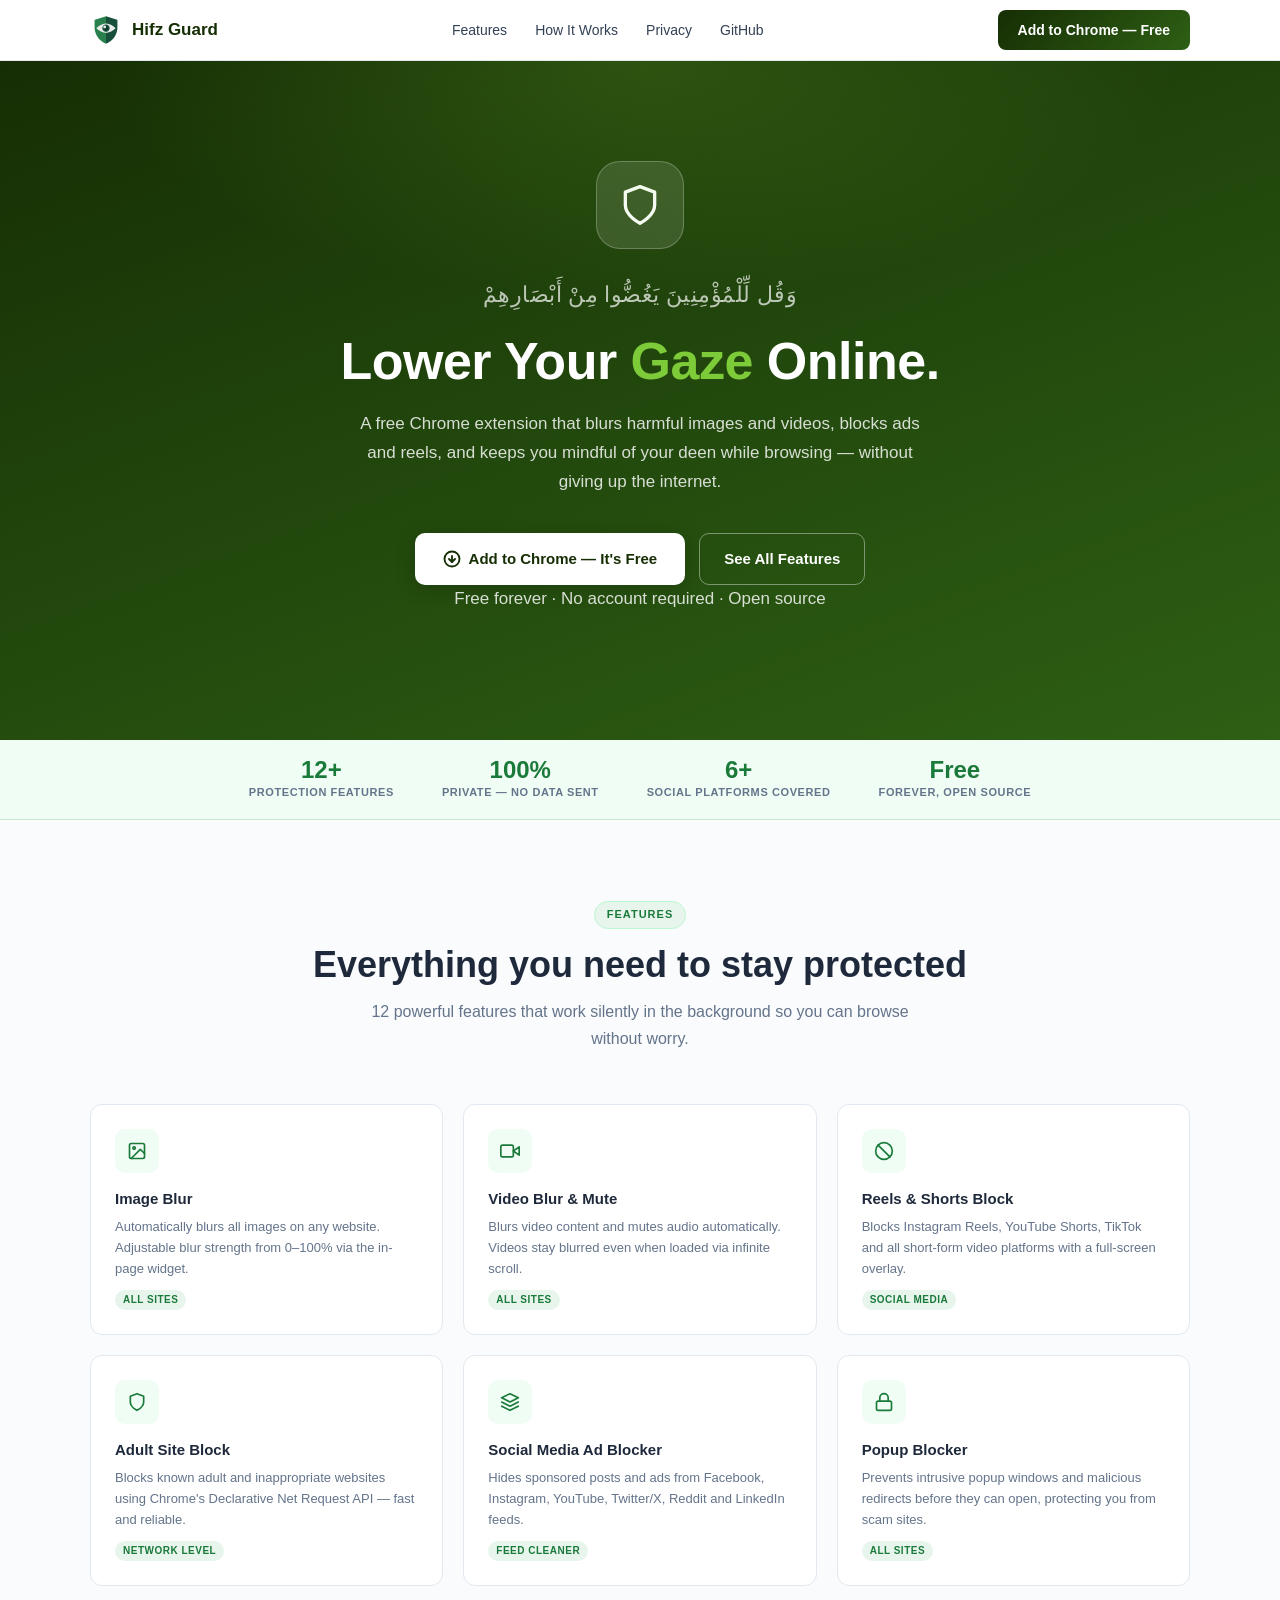
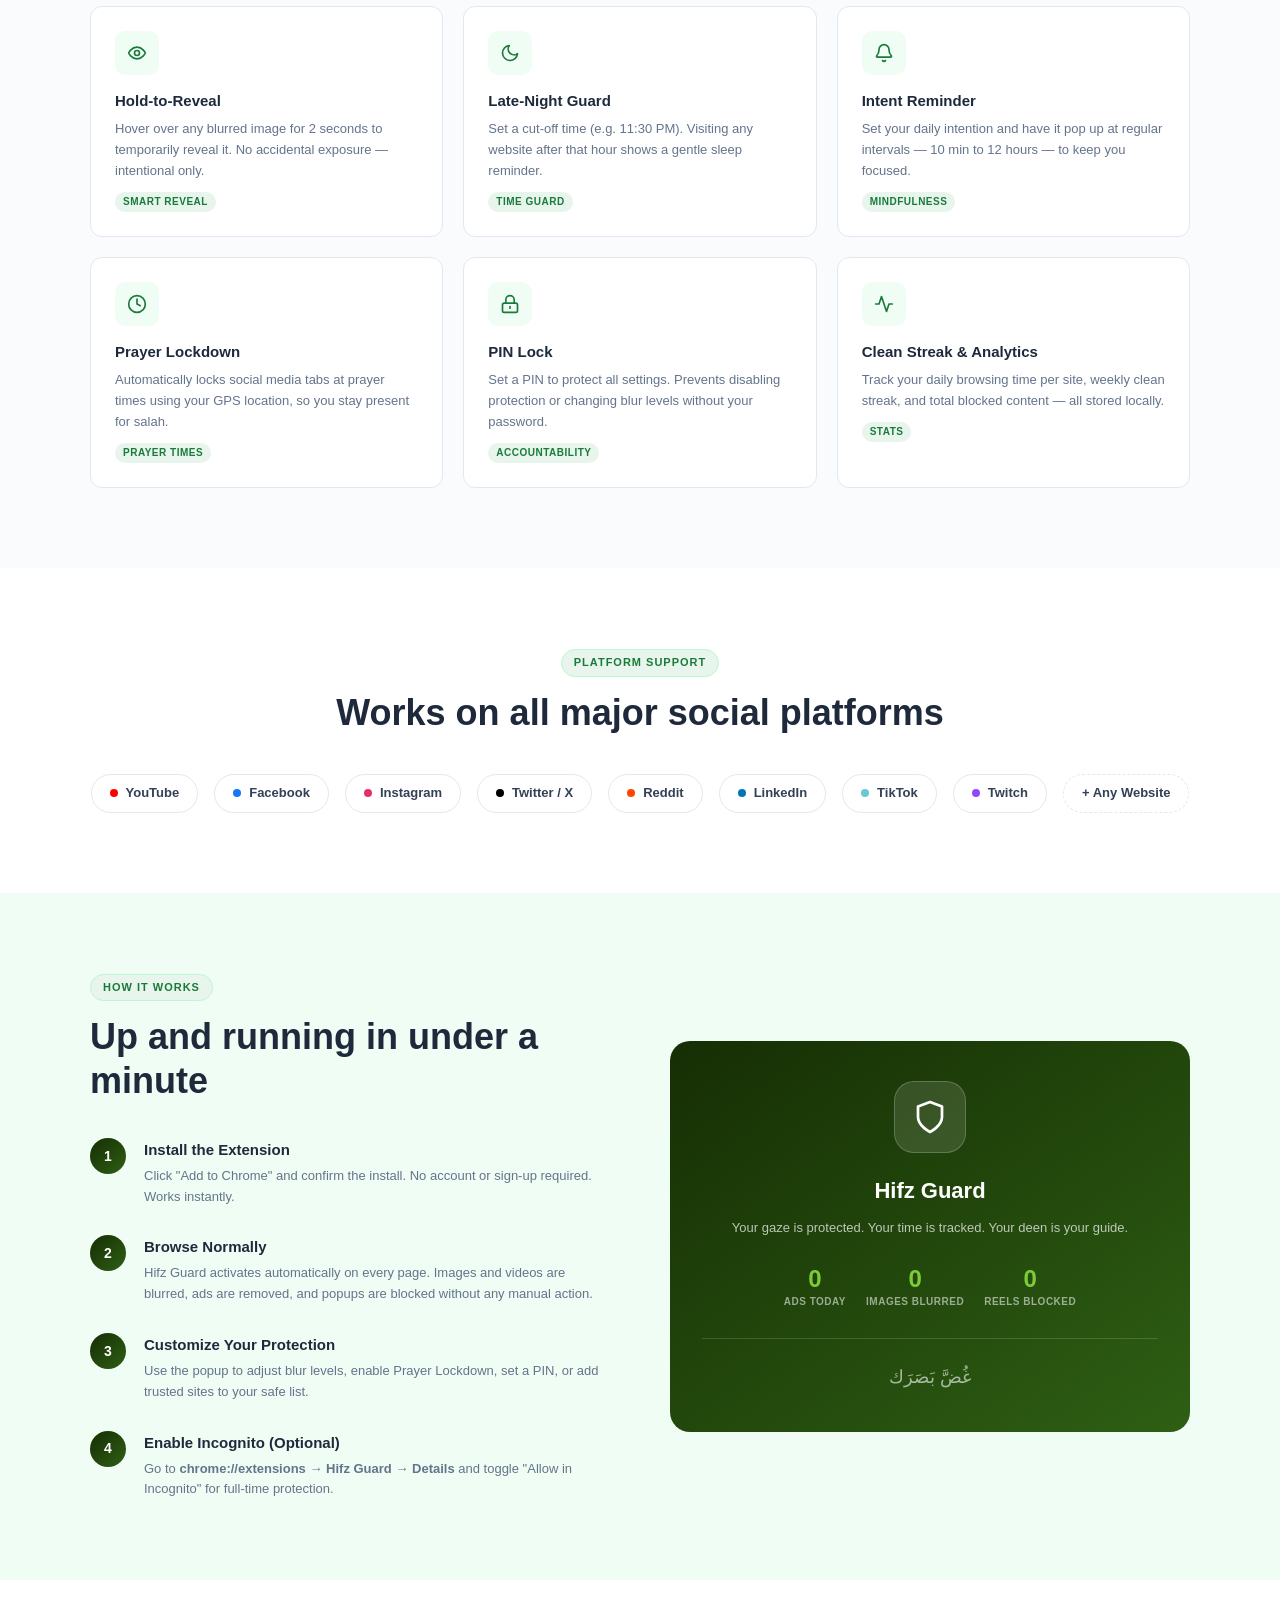
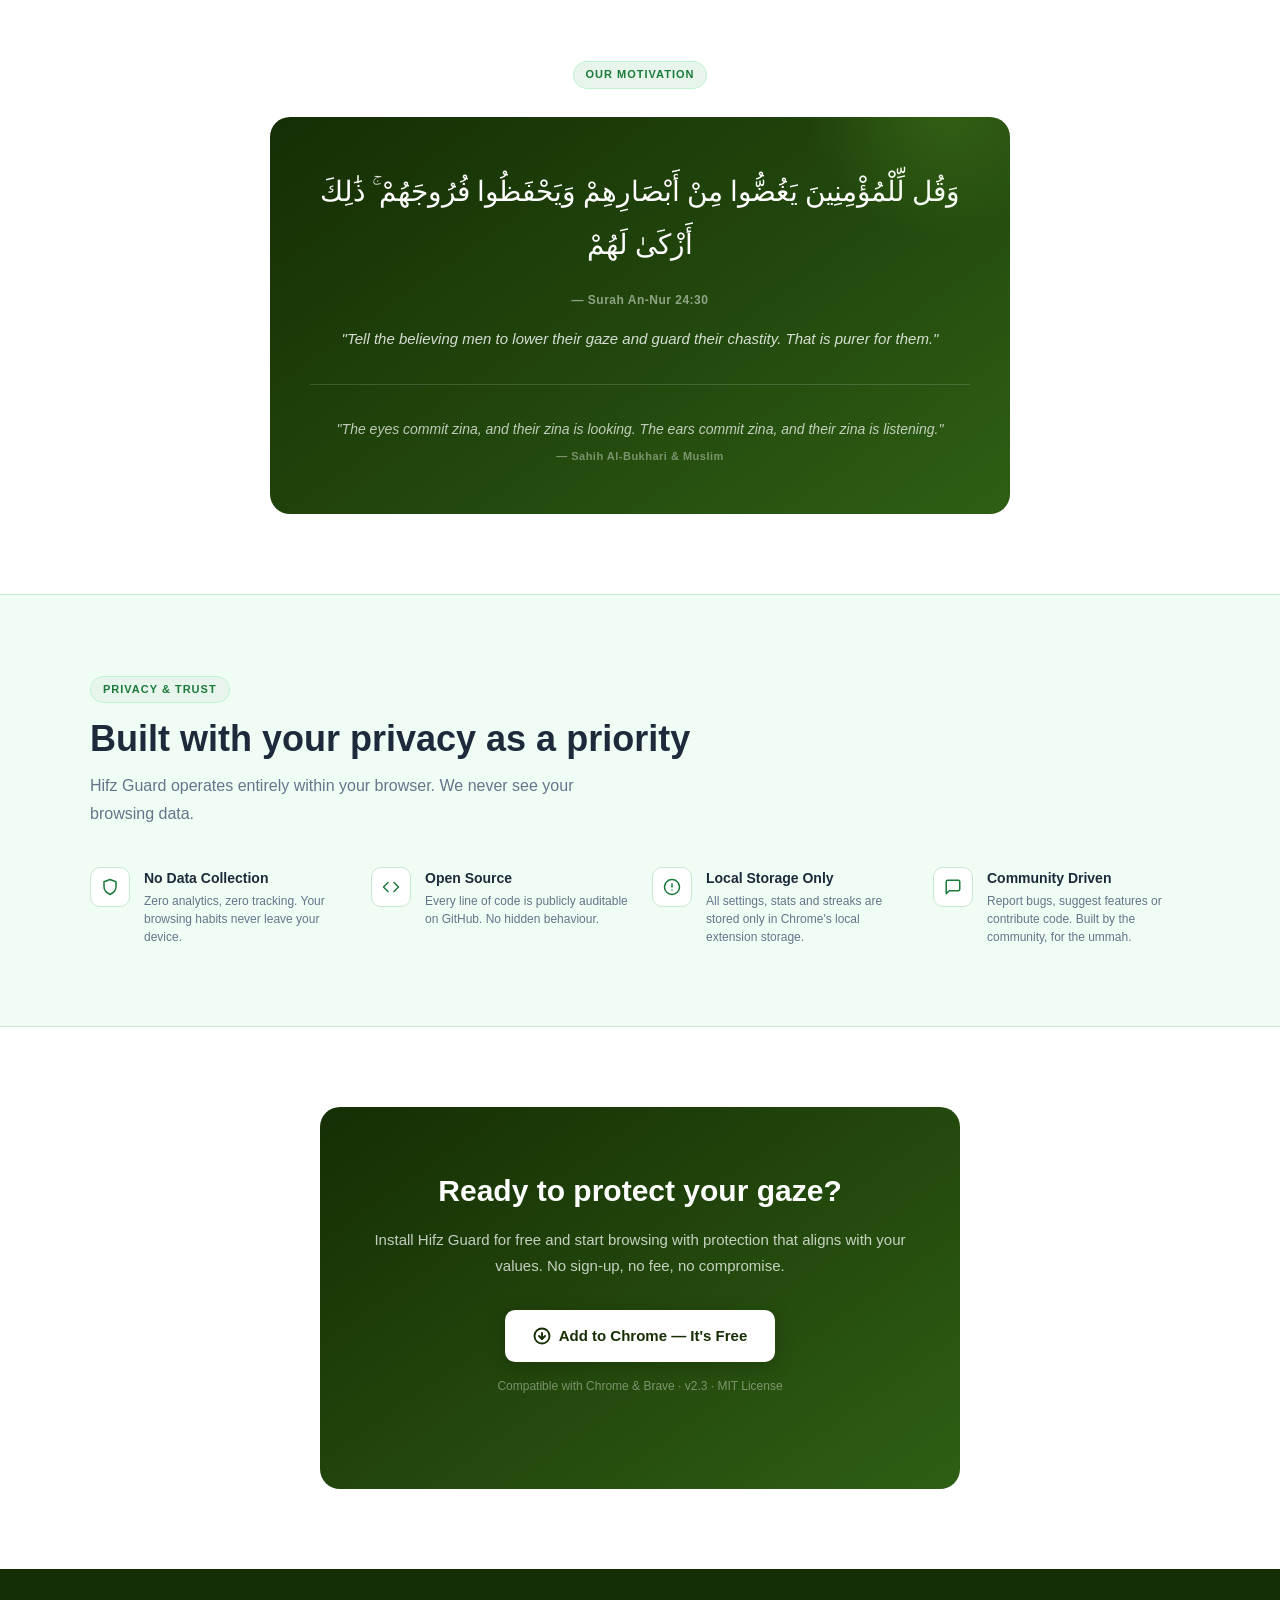
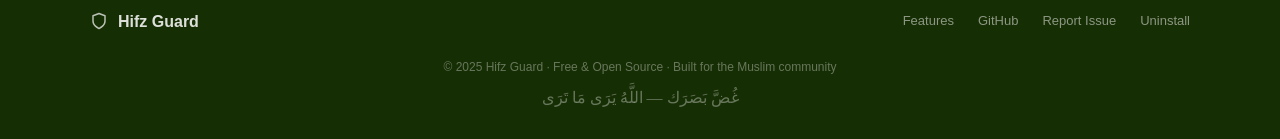
<file: index.html>
<!DOCTYPE html>
<html lang="en">

  <head>
    <meta charset="UTF-8">
    <meta name="viewport" content="width=device-width, initial-scale=1.0">
    <title>Hifz Guard — Lower Your Gaze Online</title>
    <meta name="description"
      content="Hifz Guard is a free Chrome extension that blurs images and videos, blocks ads, reels and adult content — helping Muslims lower their gaze while browsing.">
    <meta property="og:title" content="Hifz Guard — Protect Your Gaze Online">
    <meta property="og:description"
      content="Free Chrome extension for Muslims. Blur images, block reels, ads, and adult content. Prayer times, streak tracker, PIN lock and more.">
    <meta property="og:type" content="website">
    <meta property="og:url" content="https://hifzguard.com">
    <meta property="og:image" content="https://hifzguard.com/og-image.png">
    <meta property="og:image:width" content="1200">
    <meta property="og:image:height" content="630">
    <link rel="icon" href="assets/icons/favicon.ico" type="image/x-icon">
    <link rel="stylesheet" href="assets/css/app.css">
  </head>

  <body>

    <!-- ── NAVIGATION ───────────────────────────────────────────────────── -->
    <nav class="nav">
      <div class="nav-inner">
        <div class="nav-brand">
          <img src="assets/icons/logo.png" alt="Hifz Guard Logo" width="32px">
          Hifz Guard
        </div>
        <div class="nav-links">
          <a href="#features">Features</a>
          <a href="#how-it-works">How It Works</a>
          <a href="#privacy">Privacy</a>
          <a href="https://github.com/hifzguard/extensions" target="_blank">GitHub</a>
        </div>
        <a class="nav-cta" href="https://chromewebstore.google.com/detail/hifz-guard/naablghbdncpniaimcpielagiefggedh"
          target="_blank">Add to Chrome — Free</a>
      </div>
    </nav>

    <!-- ── HERO ─────────────────────────────────────────────────────────── -->
    <section class="hero">
      <div class="hero-shield">
        <svg width="44" height="44" viewBox="0 0 24 24" fill="none" stroke="#fff" stroke-width="1.8"
          stroke-linecap="round" stroke-linejoin="round">
          <path d="M12 22s8-4 8-10V5l-8-3-8 3v7c0 6 8 10 8 10z" />
        </svg>
      </div>
      <div class="hero-arabic">وَقُل لِّلْمُؤْمِنِينَ يَغُضُّوا مِنْ أَبْصَارِهِمْ</div>
      <h1>Lower Your <span>Gaze</span> Online.</h1>
      <p>A free Chrome extension that blurs harmful images and videos, blocks ads and reels, and keeps you mindful of
        your deen while browsing — without giving up the internet.</p>
      <div class="hero-cta">
        <a class="btn-primary" href="#install" id="install">
          <svg width="18" height="18" viewBox="0 0 24 24" fill="none" stroke="currentColor" stroke-width="2.5"
            stroke-linecap="round" stroke-linejoin="round">
            <circle cx="12" cy="12" r="10" />
            <path d="M8 12l4 4 4-4" />
            <line x1="12" y1="8" x2="12" y2="16" />
          </svg>
          Add to Chrome — It's Free
        </a>
        <a class="btn-outline" href="#features">
          See All Features
        </a>
      </div>
      <p class="hero-note">Free forever · No account required · Open source</p>
    </section>

    <!-- ── STATS ─────────────────────────────────────────────────────────── -->
    <div class="stats-bar">
      <div class="stats-inner">
        <div class="stat-item">
          <div class="stat-num">12+</div>
          <div class="stat-label">Protection Features</div>
        </div>
        <div class="stat-item">
          <div class="stat-num">100%</div>
          <div class="stat-label">Private — No Data Sent</div>
        </div>
        <div class="stat-item">
          <div class="stat-num">6+</div>
          <div class="stat-label">Social Platforms Covered</div>
        </div>
        <div class="stat-item">
          <div class="stat-num">Free</div>
          <div class="stat-label">Forever, Open Source</div>
        </div>
      </div>
    </div>

    <!-- ── FEATURES ──────────────────────────────────────────────────────── -->
    <section class="section features-section" id="features">
      <div class="section-inner">
        <div class="features-head">
          <div class="section-label">Features</div>
          <h2 class="section-title">Everything you need to stay protected</h2>
          <p class="section-sub">12 powerful features that work silently in the background so you can browse without
            worry.</p>
        </div>
        <div class="feat-grid">

          <div class="feat-card">
            <div class="feat-icon">
              <svg width="20" height="20" viewBox="0 0 24 24" fill="none" stroke="currentColor" stroke-width="2"
                stroke-linecap="round" stroke-linejoin="round">
                <rect x="3" y="3" width="18" height="18" rx="2" />
                <circle cx="8.5" cy="8.5" r="1.5" />
                <polyline points="21 15 16 10 5 21" />
              </svg>
            </div>
            <h3>Image Blur</h3>
            <p>Automatically blurs all images on any website. Adjustable blur strength from 0–100% via the in-page
              widget.</p>
            <span class="feat-badge">All Sites</span>
          </div>

          <div class="feat-card">
            <div class="feat-icon">
              <svg width="20" height="20" viewBox="0 0 24 24" fill="none" stroke="currentColor" stroke-width="2"
                stroke-linecap="round" stroke-linejoin="round">
                <polygon points="23 7 16 12 23 17 23 7" />
                <rect x="1" y="5" width="15" height="14" rx="2" />
              </svg>
            </div>
            <h3>Video Blur &amp; Mute</h3>
            <p>Blurs video content and mutes audio automatically. Videos stay blurred even when loaded via infinite
              scroll.</p>
            <span class="feat-badge">All Sites</span>
          </div>

          <div class="feat-card">
            <div class="feat-icon">
              <svg width="20" height="20" viewBox="0 0 24 24" fill="none" stroke="currentColor" stroke-width="2"
                stroke-linecap="round" stroke-linejoin="round">
                <circle cx="12" cy="12" r="10" />
                <line x1="4.93" y1="4.93" x2="19.07" y2="19.07" />
              </svg>
            </div>
            <h3>Reels &amp; Shorts Block</h3>
            <p>Blocks Instagram Reels, YouTube Shorts, TikTok and all short-form video platforms with a full-screen
              overlay.</p>
            <span class="feat-badge">Social Media</span>
          </div>

          <div class="feat-card">
            <div class="feat-icon">
              <svg width="20" height="20" viewBox="0 0 24 24" fill="none" stroke="currentColor" stroke-width="2"
                stroke-linecap="round" stroke-linejoin="round">
                <path d="M12 22s8-4 8-10V5l-8-3-8 3v7c0 6 8 10 8 10z" />
              </svg>
            </div>
            <h3>Adult Site Block</h3>
            <p>Blocks known adult and inappropriate websites using Chrome's Declarative Net Request API — fast and
              reliable.</p>
            <span class="feat-badge">Network Level</span>
          </div>

          <div class="feat-card">
            <div class="feat-icon">
              <svg width="20" height="20" viewBox="0 0 24 24" fill="none" stroke="currentColor" stroke-width="2"
                stroke-linecap="round" stroke-linejoin="round">
                <path d="M12 2L2 7l10 5 10-5-10-5z" />
                <path d="M2 17l10 5 10-5" />
                <path d="M2 12l10 5 10-5" />
              </svg>
            </div>
            <h3>Social Media Ad Blocker</h3>
            <p>Hides sponsored posts and ads from Facebook, Instagram, YouTube, Twitter/X, Reddit and LinkedIn feeds.
            </p>
            <span class="feat-badge">Feed Cleaner</span>
          </div>

          <div class="feat-card">
            <div class="feat-icon">
              <svg width="20" height="20" viewBox="0 0 24 24" fill="none" stroke="currentColor" stroke-width="2"
                stroke-linecap="round" stroke-linejoin="round">
                <rect x="3" y="11" width="18" height="11" rx="2" />
                <path d="M7 11V7a5 5 0 0 1 10 0v4" />
              </svg>
            </div>
            <h3>Popup Blocker</h3>
            <p>Prevents intrusive popup windows and malicious redirects before they can open, protecting you from scam
              sites.</p>
            <span class="feat-badge">All Sites</span>
          </div>

          <div class="feat-card">
            <div class="feat-icon">
              <svg width="20" height="20" viewBox="0 0 24 24" fill="none" stroke="currentColor" stroke-width="2"
                stroke-linecap="round" stroke-linejoin="round">
                <circle cx="12" cy="12" r="3" />
                <path d="M2 12s3-7 10-7 10 7 10 7-3 7-10 7-10-7-10-7z" />
              </svg>
            </div>
            <h3>Hold-to-Reveal</h3>
            <p>Hover over any blurred image for 2 seconds to temporarily reveal it. No accidental exposure — intentional
              only.</p>
            <span class="feat-badge">Smart Reveal</span>
          </div>

          <div class="feat-card">
            <div class="feat-icon">
              <svg width="20" height="20" viewBox="0 0 24 24" fill="none" stroke="currentColor" stroke-width="2"
                stroke-linecap="round" stroke-linejoin="round">
                <path d="M21 12.79A9 9 0 1 1 11.21 3 7 7 0 0 0 21 12.79z" />
              </svg>
            </div>
            <h3>Late-Night Guard</h3>
            <p>Set a cut-off time (e.g. 11:30 PM). Visiting any website after that hour shows a gentle sleep reminder.
            </p>
            <span class="feat-badge">Time Guard</span>
          </div>

          <div class="feat-card">
            <div class="feat-icon">
              <svg width="20" height="20" viewBox="0 0 24 24" fill="none" stroke="currentColor" stroke-width="2"
                stroke-linecap="round" stroke-linejoin="round">
                <path d="M10.268 21a2 2 0 0 0 3.464 0" />
                <path
                  d="M3.262 15.326A1 1 0 0 0 4 17h16a1 1 0 0 0 .74-1.673C19.41 13.956 18 12.499 18 8A6 6 0 0 0 6 8c0 4.499-1.411 5.956-2.738 7.326" />
              </svg>
            </div>
            <h3>Intent Reminder</h3>
            <p>Set your daily intention and have it pop up at regular intervals — 10 min to 12 hours — to keep you
              focused.</p>
            <span class="feat-badge">Mindfulness</span>
          </div>

          <div class="feat-card">
            <div class="feat-icon">
              <svg width="20" height="20" viewBox="0 0 24 24" fill="none" stroke="currentColor" stroke-width="2"
                stroke-linecap="round" stroke-linejoin="round">
                <circle cx="12" cy="12" r="10" />
                <polyline points="12 6 12 12 16 14" />
              </svg>
            </div>
            <h3>Prayer Lockdown</h3>
            <p>Automatically locks social media tabs at prayer times using your GPS location, so you stay present for
              salah.</p>
            <span class="feat-badge">Prayer Times</span>
          </div>

          <div class="feat-card">
            <div class="feat-icon">
              <svg width="20" height="20" viewBox="0 0 24 24" fill="none" stroke="currentColor" stroke-width="2"
                stroke-linecap="round" stroke-linejoin="round">
                <rect x="3" y="11" width="18" height="11" rx="2" />
                <path d="M7 11V7a5 5 0 0 1 10 0v4" />
                <line x1="12" y1="15" x2="12" y2="17" />
              </svg>
            </div>
            <h3>PIN Lock</h3>
            <p>Set a PIN to protect all settings. Prevents disabling protection or changing blur levels without your
              password.</p>
            <span class="feat-badge">Accountability</span>
          </div>

          <div class="feat-card">
            <div class="feat-icon">
              <svg width="20" height="20" viewBox="0 0 24 24" fill="none" stroke="currentColor" stroke-width="2"
                stroke-linecap="round" stroke-linejoin="round">
                <polyline points="22 12 18 12 15 21 9 3 6 12 2 12" />
              </svg>
            </div>
            <h3>Clean Streak &amp; Analytics</h3>
            <p>Track your daily browsing time per site, weekly clean streak, and total blocked content — all stored
              locally.</p>
            <span class="feat-badge">Stats</span>
          </div>

        </div>
      </div>
    </section>

    <!-- ── PLATFORMS ─────────────────────────────────────────────────────── -->
    <section class="section platforms-section">
      <div class="section-inner">
        <div class="platforms-head">
          <div class="section-label">Platform Support</div>
          <h2 class="section-title">Works on all major social platforms</h2>
        </div>
        <div class="platform-list">
          <div class="platform-pill">
            <div class="platform-dot" style="background:#ff0000"></div> YouTube
          </div>
          <div class="platform-pill">
            <div class="platform-dot" style="background:#1877f2"></div> Facebook
          </div>
          <div class="platform-pill">
            <div class="platform-dot" style="background:#e1306c"></div> Instagram
          </div>
          <div class="platform-pill">
            <div class="platform-dot" style="background:#000"></div> Twitter / X
          </div>
          <div class="platform-pill">
            <div class="platform-dot" style="background:#ff4500"></div> Reddit
          </div>
          <div class="platform-pill">
            <div class="platform-dot" style="background:#0077b5"></div> LinkedIn
          </div>
          <div class="platform-pill">
            <div class="platform-dot" style="background:#69c9d0"></div> TikTok
          </div>
          <div class="platform-pill">
            <div class="platform-dot" style="background:#9147ff"></div> Twitch
          </div>
          <div class="platform-pill" style="border-style:dashed">+ Any Website</div>
        </div>
      </div>
    </section>

    <!-- ── HOW IT WORKS ───────────────────────────────────────────────────── -->
    <section class="section how-section" id="how-it-works">
      <div class="section-inner">
        <div class="how-inner">
          <div>
            <div class="section-label">How It Works</div>
            <h2 class="section-title" style="margin-bottom: 36px;">Up and running in under a minute</h2>
            <div class="how-steps">
              <div class="how-step">
                <div class="how-num">1</div>
                <div class="how-text">
                  <h3>Install the Extension</h3>
                  <p>Click "Add to Chrome" and confirm the install. No account or sign-up required. Works instantly.</p>
                </div>
              </div>
              <div class="how-step">
                <div class="how-num">2</div>
                <div class="how-text">
                  <h3>Browse Normally</h3>
                  <p>Hifz Guard activates automatically on every page. Images and videos are blurred, ads are removed,
                    and popups are blocked without any manual action.</p>
                </div>
              </div>
              <div class="how-step">
                <div class="how-num">3</div>
                <div class="how-text">
                  <h3>Customize Your Protection</h3>
                  <p>Use the popup to adjust blur levels, enable Prayer Lockdown, set a PIN, or add trusted sites to
                    your safe list.</p>
                </div>
              </div>
              <div class="how-step">
                <div class="how-num">4</div>
                <div class="how-text">
                  <h3>Enable Incognito (Optional)</h3>
                  <p>Go to <strong>chrome://extensions → Hifz Guard → Details</strong> and toggle "Allow in Incognito"
                    for full-time protection.</p>
                </div>
              </div>
            </div>
          </div>
          <div class="how-visual">
            <div class="how-visual-icon">
              <svg width="36" height="36" viewBox="0 0 24 24" fill="none" stroke="#fff" stroke-width="1.8"
                stroke-linecap="round" stroke-linejoin="round">
                <path d="M12 22s8-4 8-10V5l-8-3-8 3v7c0 6 8 10 8 10z" />
              </svg>
            </div>
            <h3>Hifz Guard</h3>
            <p style="font-size:13px; line-height:1.7">Your gaze is protected. Your time is tracked. Your deen is your
              guide.</p>
            <div class="how-visual-stats">
              <div class="hv-stat">
                <div class="hv-stat-num">0</div>
                <div class="hv-stat-lbl">Ads Today</div>
              </div>
              <div class="hv-stat">
                <div class="hv-stat-num">0</div>
                <div class="hv-stat-lbl">Images Blurred</div>
              </div>
              <div class="hv-stat">
                <div class="hv-stat-num">0</div>
                <div class="hv-stat-lbl">Reels Blocked</div>
              </div>
            </div>
            <div
              style="margin-top: 28px; padding-top: 24px; border-top: 1px solid rgba(255,255,255,.15);
                      font-family: 'Scheherazade New', serif; font-size: 18px; direction: rtl; color: rgba(255,255,255,.6);">
              غُضَّ بَصَرَك
            </div>
          </div>
        </div>
      </div>
    </section>

    <!-- ── ISLAMIC MESSAGE ───────────────────────────────────────────────── -->
    <section class="section quran-section">
      <div class="section-inner">
        <div class="quran-inner">
          <div class="section-label" style="margin-bottom:28px">Our Motivation</div>
          <div class="quran-card">
            <div class="quran-arabic">وَقُل لِّلْمُؤْمِنِينَ يَغُضُّوا مِنْ أَبْصَارِهِمْ وَيَحْفَظُوا فُرُوجَهُمْ ۚ
              ذَٰلِكَ أَزْكَىٰ لَهُمْ</div>
            <div class="quran-ref">— Surah An-Nur 24:30</div>
            <div class="quran-trans">"Tell the believing men to lower their gaze and guard their chastity. That is purer
              for them."</div>
            <hr class="hadith-divider">
            <div class="hadith-text">"The eyes commit zina, and their zina is looking. The ears commit zina, and their
              zina is listening."</div>
            <div class="hadith-source">— Sahih Al-Bukhari &amp; Muslim</div>
          </div>
        </div>
      </div>
    </section>

    <!-- ── PRIVACY ────────────────────────────────────────────────────────── -->
    <section class="section privacy-section" id="privacy">
      <div class="section-inner">
        <div class="section-label">Privacy &amp; Trust</div>
        <h2 class="section-title">Built with your privacy as a priority</h2>
        <p class="section-sub">Hifz Guard operates entirely within your browser. We never see your browsing data.</p>
        <div class="privacy-grid">
          <div class="privacy-item">
            <div class="privacy-icon">
              <svg width="18" height="18" viewBox="0 0 24 24" fill="none" stroke="currentColor" stroke-width="2"
                stroke-linecap="round" stroke-linejoin="round">
                <path d="M12 22s8-4 8-10V5l-8-3-8 3v7c0 6 8 10 8 10z" />
              </svg>
            </div>
            <div>
              <h4>No Data Collection</h4>
              <p>Zero analytics, zero tracking. Your browsing habits never leave your device.</p>
            </div>
          </div>
          <div class="privacy-item">
            <div class="privacy-icon">
              <svg width="18" height="18" viewBox="0 0 24 24" fill="none" stroke="currentColor" stroke-width="2"
                stroke-linecap="round" stroke-linejoin="round">
                <polyline points="16 18 22 12 16 6" />
                <polyline points="8 6 2 12 8 18" />
              </svg>
            </div>
            <div>
              <h4>Open Source</h4>
              <p>Every line of code is publicly auditable on GitHub. No hidden behaviour.</p>
            </div>
          </div>
          <div class="privacy-item">
            <div class="privacy-icon">
              <svg width="18" height="18" viewBox="0 0 24 24" fill="none" stroke="currentColor" stroke-width="2"
                stroke-linecap="round" stroke-linejoin="round">
                <circle cx="12" cy="12" r="10" />
                <line x1="12" y1="8" x2="12" y2="12" />
                <line x1="12" y1="16" x2="12.01" y2="16" />
              </svg>
            </div>
            <div>
              <h4>Local Storage Only</h4>
              <p>All settings, stats and streaks are stored only in Chrome's local extension storage.</p>
            </div>
          </div>
          <div class="privacy-item">
            <div class="privacy-icon">
              <svg width="18" height="18" viewBox="0 0 24 24" fill="none" stroke="currentColor" stroke-width="2"
                stroke-linecap="round" stroke-linejoin="round">
                <path d="M21 15a2 2 0 0 1-2 2H7l-4 4V5a2 2 0 0 1 2-2h14a2 2 0 0 1 2 2z" />
              </svg>
            </div>
            <div>
              <h4>Community Driven</h4>
              <p>Report bugs, suggest features or contribute code. Built by the community, for the ummah.</p>
            </div>
          </div>
        </div>
      </div>
    </section>

    <!-- ── INSTALL CTA ────────────────────────────────────────────────────── -->
    <section class="section install-section">
      <div class="section-inner">
        <div class="install-card">
          <h2>Ready to protect your gaze?</h2>
          <p>Install Hifz Guard for free and start browsing with protection that aligns with your values. No sign-up, no
            fee, no compromise.</p>
          <a class="btn-primary"
            href="https://chromewebstore.google.com/detail/hifz-guard/naablghbdncpniaimcpielagiefggedh" target="_blank"
            style="display:inline-flex; justify-content:center;">
            <svg width="18" height="18" viewBox="0 0 24 24" fill="none" stroke="currentColor" stroke-width="2.5"
              stroke-linecap="round" stroke-linejoin="round">
              <circle cx="12" cy="12" r="10" />
              <path d="M8 12l4 4 4-4" />
              <line x1="12" y1="8" x2="12" y2="16" />
            </svg>
            Add to Chrome — It's Free
          </a>
          <p style="margin-top: 14px; font-size: 12px; color: rgba(255,255,255,.4);">
            Compatible with Chrome &amp; Brave · v2.3 · MIT License
          </p>
        </div>
      </div>
    </section>

    <!-- ── FOOTER ─────────────────────────────────────────────────────────── -->
    <footer class="footer">
      <div class="footer-inner">
        <div class="footer-brand">
          <svg width="18" height="18" viewBox="0 0 24 24" fill="none" stroke="rgba(255,255,255,.7)" stroke-width="2"
            stroke-linecap="round" stroke-linejoin="round">
            <path d="M12 22s8-4 8-10V5l-8-3-8 3v7c0 6 8 10 8 10z" />
          </svg>
          Hifz Guard
        </div>
        <div class="footer-links">
          <a href="#features">Features</a>
          <a href="https://github.com/hifzguard/extensions" target="_blank">GitHub</a>
          <a href="https://github.com/hifzguard/extensions/issues" target="_blank">Report Issue</a>
          <a href="uninstall.html">Uninstall</a>
        </div>
      </div>
      <div class="footer-copy">© 2025 Hifz Guard · Free &amp; Open Source · Built for the Muslim community</div>
      <div class="footer-arabic">غُضَّ بَصَرَك — اللَّهُ يَرَى مَا تَرَى</div>
    </footer>

  </body>

</html>
</file>
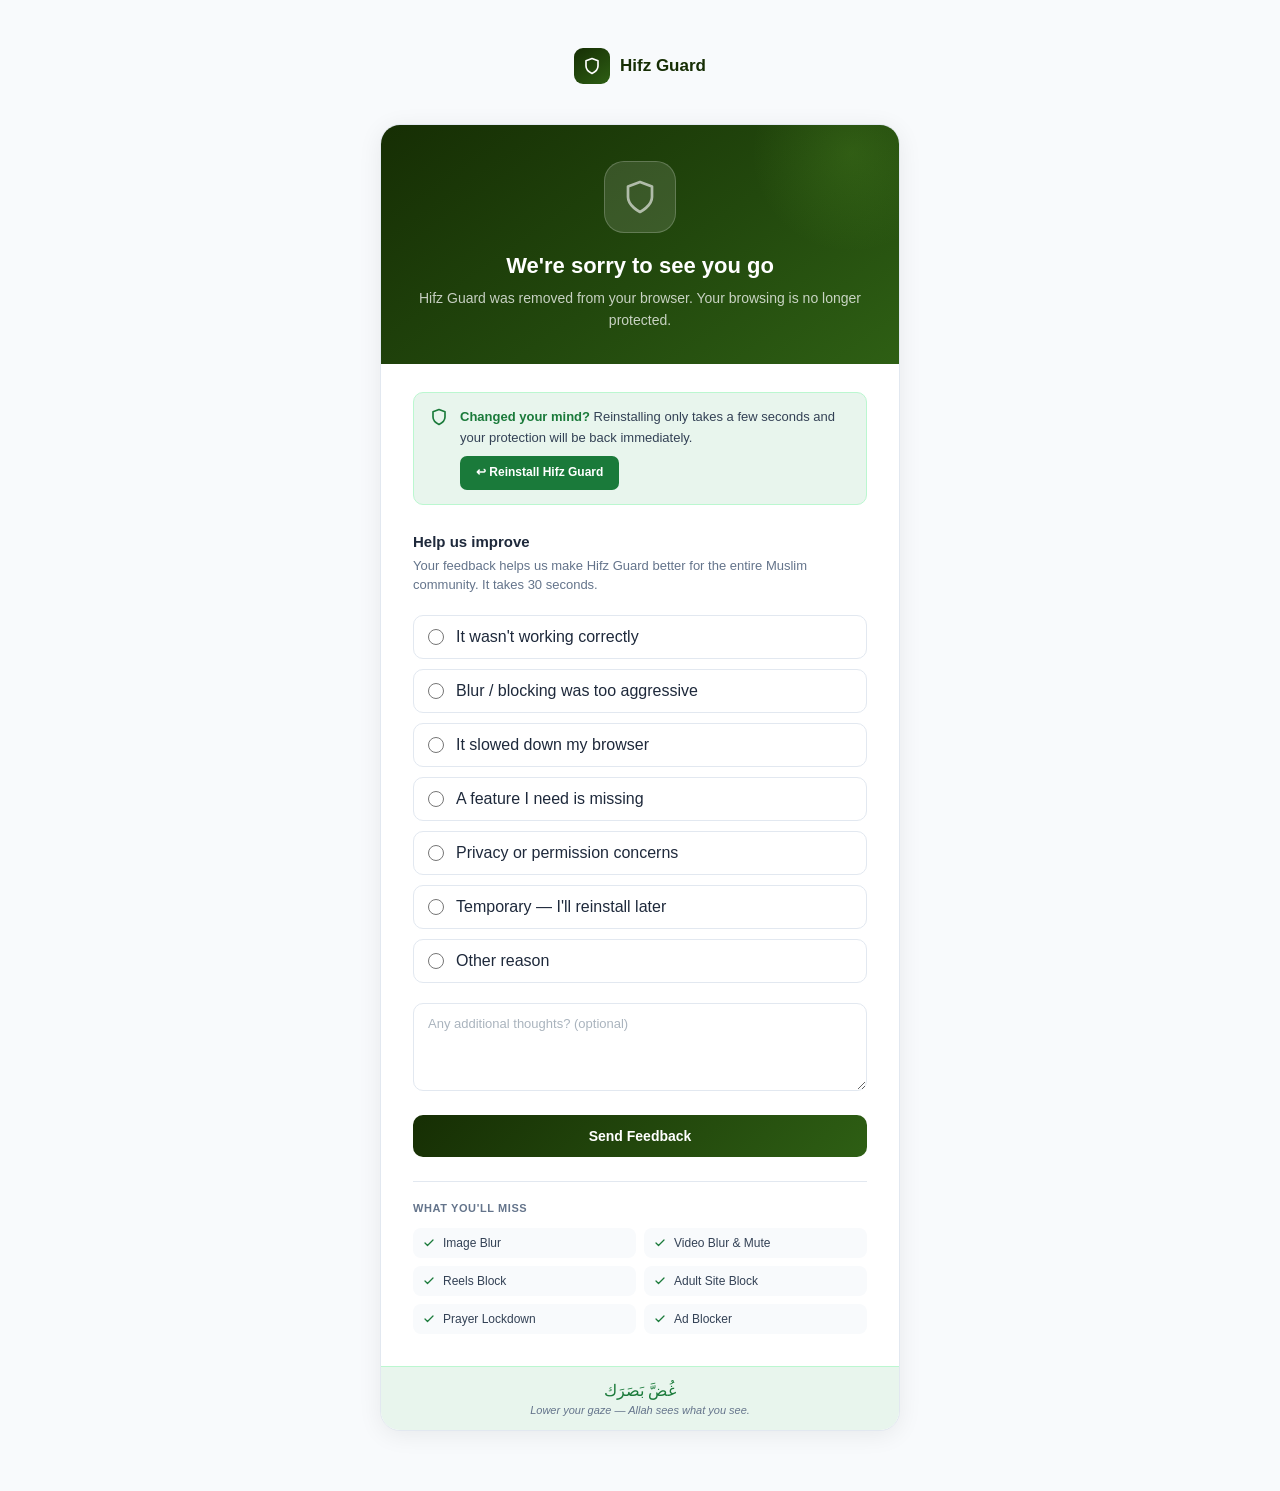
<file: uninstall.html>
<!DOCTYPE html>
<html lang="en">

  <head>
    <meta charset="UTF-8">
    <meta name="viewport" content="width=device-width, initial-scale=1.0">
    <title>Hifz Guard — Uninstalled</title>
    <meta name="description"
      content="Hifz Guard is a free Chrome extension that blurs images and videos, blocks ads, reels and adult content — helping Muslims lower their gaze while browsing.">
    <meta property="og:title" content="Hifz Guard — Protect Your Gaze Online">
    <meta property="og:description"
      content="Free Chrome extension for Muslims. Blur images, block reels, ads, and adult content. Prayer times, streak tracker, PIN lock and more.">
    <meta property="og:type" content="website">
    <meta property="og:url" content="https://hifzguard.com">
    <meta property="og:image" content="https://hifzguard.com/og-image.png">
    <meta property="og:image:width" content="1200">
    <meta property="og:image:height" content="630">
    <link rel="icon" href="assets/icons/favicon.ico" type="image/x-icon">
    <link rel="stylesheet" href="assets/css/uninstall.css">
  </head>

  <body>

    <div class="brand">
      <div class="brand-icon">
        <svg width="18" height="18" viewBox="0 0 24 24" fill="none" stroke="#fff" stroke-width="2.2"
          stroke-linecap="round" stroke-linejoin="round">
          <path d="M12 22s8-4 8-10V5l-8-3-8 3v7c0 6 8 10 8 10z" />
        </svg>
      </div>
      Hifz Guard
    </div>

    <div class="card">

      <div class="card-header">
        <div class="shield-wrap">
          <svg width="36" height="36" viewBox="0 0 24 24" fill="none" stroke="rgba(255,255,255,.6)" stroke-width="1.8"
            stroke-linecap="round" stroke-linejoin="round">
            <path d="M12 22s8-4 8-10V5l-8-3-8 3v7c0 6 8 10 8 10z" />
          </svg>
        </div>
        <h1>We're sorry to see you go</h1>
        <p>Hifz Guard was removed from your browser. Your browsing is no longer protected.</p>
      </div>

      <div class="card-body">

        <div class="reinstall-box">
          <svg width="18" height="18" viewBox="0 0 24 24" fill="none" stroke="#1a7a3a" stroke-width="2.2"
            stroke-linecap="round" stroke-linejoin="round">
            <path d="M12 22s8-4 8-10V5l-8-3-8 3v7c0 6 8 10 8 10z" />
          </svg>
          <div>
            <strong>Changed your mind?</strong> Reinstalling only takes a few seconds and your protection will be back
            immediately.
            <br>
            <a href="https://chromewebstore.google.com/detail/hifz-guard/naablghbdncpniaimcpielagiefggedh"
              target="_blank">↩ Reinstall Hifz Guard</a>
          </div>
        </div>

        <div id="formSection">
          <div class="form-title">Help us improve</div>
          <p class="form-subtitle">Your feedback helps us make Hifz Guard better for the entire Muslim community. It
            takes 30 seconds.</p>

          <div class="radio-group" id="radioGroup">
            <label class="radio-item">
              <input type="radio" name="reason" value="It wasn't working correctly"> <span>It wasn't working
                correctly</span>
            </label>
            <label class="radio-item">
              <input type="radio" name="reason" value="Blur / blocking was too aggressive"> <span>Blur / blocking was
                too aggressive</span>
            </label>
            <label class="radio-item">
              <input type="radio" name="reason" value="It slowed down my browser"> <span>It slowed down my
                browser</span>
            </label>
            <label class="radio-item">
              <input type="radio" name="reason" value="A feature I need is missing"> <span>A feature I need is
                missing</span>
            </label>
            <label class="radio-item">
              <input type="radio" name="reason" value="Privacy or permission concerns"> <span>Privacy or permission
                concerns</span>
            </label>
            <label class="radio-item">
              <input type="radio" name="reason" value="Temporary — I'll reinstall later"> <span>Temporary — I'll
                reinstall later</span>
            </label>
            <label class="radio-item">
              <input type="radio" name="reason" value="Other reason"> <span>Other reason</span>
            </label>
          </div>

          <textarea id="feedbackText" placeholder="Any additional thoughts? (optional)"></textarea>

          <button class="submit-btn" id="submitBtn" onclick="submitFeedback()">Send Feedback</button>
        </div>

        <div class="thank-you" id="thankYou">
          <svg width="44" height="44" viewBox="0 0 24 24" fill="none" stroke="currentColor" stroke-width="2"
            stroke-linecap="round" stroke-linejoin="round">
            <path d="M22 11.08V12a10 10 0 1 1-5.93-9.14" />
            <polyline points="22 4 12 14.01 9 11.01" />
          </svg>
          <h3>JazakAllah Khair</h3>
          <p>Thank you for your feedback. We'll use it to improve Hifz Guard. May Allah make it easy for you.</p>
        </div>

        <div class="reminder">
          <div class="reminder-title">What you'll miss</div>
          <div class="reminder-grid">
            <div class="reminder-item">
              <svg width="12" height="12" viewBox="0 0 24 24" fill="none" stroke="currentColor" stroke-width="2.5"
                stroke-linecap="round" stroke-linejoin="round">
                <polyline points="20 6 9 17 4 12" />
              </svg>
              Image Blur
            </div>
            <div class="reminder-item">
              <svg width="12" height="12" viewBox="0 0 24 24" fill="none" stroke="currentColor" stroke-width="2.5"
                stroke-linecap="round" stroke-linejoin="round">
                <polyline points="20 6 9 17 4 12" />
              </svg>
              Video Blur &amp; Mute
            </div>
            <div class="reminder-item">
              <svg width="12" height="12" viewBox="0 0 24 24" fill="none" stroke="currentColor" stroke-width="2.5"
                stroke-linecap="round" stroke-linejoin="round">
                <polyline points="20 6 9 17 4 12" />
              </svg>
              Reels Block
            </div>
            <div class="reminder-item">
              <svg width="12" height="12" viewBox="0 0 24 24" fill="none" stroke="currentColor" stroke-width="2.5"
                stroke-linecap="round" stroke-linejoin="round">
                <polyline points="20 6 9 17 4 12" />
              </svg>
              Adult Site Block
            </div>
            <div class="reminder-item">
              <svg width="12" height="12" viewBox="0 0 24 24" fill="none" stroke="currentColor" stroke-width="2.5"
                stroke-linecap="round" stroke-linejoin="round">
                <polyline points="20 6 9 17 4 12" />
              </svg>
              Prayer Lockdown
            </div>
            <div class="reminder-item">
              <svg width="12" height="12" viewBox="0 0 24 24" fill="none" stroke="currentColor" stroke-width="2.5"
                stroke-linecap="round" stroke-linejoin="round">
                <polyline points="20 6 9 17 4 12" />
              </svg>
              Ad Blocker
            </div>
          </div>
        </div>

      </div>

      <div class="card-footer">
        <div class="footer-arabic">غُضَّ بَصَرَك</div>
        <div class="footer-trans">Lower your gaze — Allah sees what you see.</div>
      </div>

    </div>

    <script>
      document.querySelectorAll('.radio-item input[type="radio"]').forEach(function (radio) {
        radio.addEventListener('change', function () {
          document.querySelectorAll('.radio-item').forEach(function (item) {
            item.classList.remove('selected');
          });
          this.closest('.radio-item').classList.add('selected');
        });
      });

      function submitFeedback() {
        var selected = document.querySelector('input[name="reason"]:checked');
        var text = document.getElementById('feedbackText').value.trim();

        if (!selected && !text) {
          document.getElementById('feedbackText').focus();
          return;
        }

        var params = new URLSearchParams();
        if (selected) params.append('reason', selected.value);
        if (text) params.append('feedback', text);

        fetch('https://script.google.com/macros/s/AKfycbwMIKTqfrOuBHJGvIsQDV0IadMS5wQyLHfF6Z4ZeI-FHwah4O01jMKMwsAipaIUzi39/exec', {
          method: 'POST',
          mode: 'no-cors',
          body: params
        });

        document.getElementById('formSection').style.display = 'none';
        document.getElementById('thankYou').style.display = 'block';
      }
    </script>

  </body>

</html>
</file>
<file: assets/css/app.css>
*,
*::before,
*::after {
  box-sizing: border-box;
  margin: 0;
  padding: 0;
}

:root {
  --green-dark: #162e04;
  --green-mid: #22480d;
  --green-base: #2e5f14;
  --green-bright: #3b8a1e;
  --green-light: #7ecb3a;
  --green-pale: #f0fdf4;
  --green-tint: #e8f5ed;
  --accent: #1a7a3a;
  --text-1: #1e293b;
  --text-2: #334155;
  --text-3: #64748b;
  --border: #e2e8f0;
  --white: #ffffff;
  --shadow-sm: 0 1px 3px rgba(0, 0, 0, 0.08), 0 1px 2px rgba(0, 0, 0, 0.06);
  --shadow-md: 0 4px 16px rgba(0, 0, 0, 0.1), 0 2px 6px rgba(0, 0, 0, 0.06);
  --shadow-lg: 0 10px 40px rgba(0, 0, 0, 0.12), 0 4px 12px rgba(0, 0, 0, 0.08);
  --radius: 12px;
  --radius-lg: 20px;
}

html {
  scroll-behavior: smooth;
}

body {
  font-family:
    -apple-system, BlinkMacSystemFont, "Segoe UI", Roboto, Helvetica, Arial,
    sans-serif;
  background: #fff;
  color: var(--text-1);
  line-height: 1.6;
  -webkit-font-smoothing: antialiased;
}

a {
  color: inherit;
  text-decoration: none;
}

/* ── NAV ──────────────────────────────────────────────────────────── */
.nav {
  position: sticky;
  top: 0;
  z-index: 100;
  background: rgba(255, 255, 255, 0.92);
  backdrop-filter: blur(12px);
  border-bottom: 1px solid var(--border);
  padding: 0 24px;
}

.nav-inner {
  max-width: 1100px;
  margin: 0 auto;
  height: 60px;
  display: flex;
  align-items: center;
  justify-content: space-between;
}

.nav-brand {
  display: flex;
  align-items: center;
  gap: 10px;
  font-weight: 700;
  font-size: 17px;
  color: var(--green-dark);
}

.nav-brand svg {
  flex-shrink: 0;
}

.nav-links {
  display: flex;
  align-items: center;
  gap: 28px;
  font-size: 14px;
  color: var(--text-2);
  font-weight: 500;
}

.nav-links a:hover {
  color: var(--accent);
}

.nav-cta {
  background: linear-gradient(
    135deg,
    var(--green-dark) 0%,
    var(--green-base) 100%
  );
  color: #fff;
  padding: 9px 20px;
  border-radius: 8px;
  font-size: 14px;
  font-weight: 600;
  transition:
    opacity 0.15s,
    transform 0.15s;
}

.nav-cta:hover {
  opacity: 0.9;
  transform: translateY(-1px);
}

@media (max-width: 680px) {
  .nav-links {
    display: none;
  }
}

/* ── HERO ─────────────────────────────────────────────────────────── */
.hero {
  background: linear-gradient(
    160deg,
    var(--green-dark) 0%,
    var(--green-mid) 50%,
    var(--green-base) 100%
  );
  padding: 100px 24px 90px;
  text-align: center;
  position: relative;
  overflow: hidden;
}

.hero::before {
  content: "";
  position: absolute;
  inset: 0;
  background: radial-gradient(
    ellipse 60% 50% at 50% 0%,
    rgba(126, 203, 58, 0.18) 0%,
    transparent 70%
  );
  pointer-events: none;
}

.hero-shield {
  display: inline-flex;
  align-items: center;
  justify-content: center;
  width: 88px;
  height: 88px;
  background: rgba(255, 255, 255, 0.12);
  border: 1.5px solid rgba(255, 255, 255, 0.25);
  border-radius: 24px;
  margin-bottom: 28px;
  animation: pulse 3s ease-in-out infinite;
}

@keyframes pulse {
  0%,
  100% {
    box-shadow: 0 0 0 0 rgba(255, 255, 255, 0.2);
  }

  50% {
    box-shadow: 0 0 0 16px rgba(255, 255, 255, 0);
  }
}

.hero-arabic {
  font-family:
    "Scheherazade New", "Noto Naskh Arabic", "Times New Roman", serif;
  font-size: 22px;
  color: rgba(255, 255, 255, 0.7);
  direction: rtl;
  margin-bottom: 20px;
  letter-spacing: 0.5px;
}

.hero h1 {
  font-size: clamp(32px, 5vw, 52px);
  font-weight: 800;
  color: #fff;
  line-height: 1.15;
  letter-spacing: -0.5px;
  margin-bottom: 18px;
}

.hero h1 span {
  color: var(--green-light);
}

.hero p {
  font-size: 17px;
  color: rgba(255, 255, 255, 0.82);
  max-width: 560px;
  margin: 0 auto 36px;
  line-height: 1.7;
}

.hero-cta {
  display: flex;
  align-items: center;
  justify-content: center;
  gap: 14px;
  flex-wrap: wrap;
}

.btn-primary {
  display: inline-flex;
  align-items: center;
  gap: 8px;
  background: #fff;
  color: var(--green-dark);
  padding: 14px 28px;
  border-radius: 10px;
  font-size: 15px;
  font-weight: 700;
  box-shadow: 0 4px 20px rgba(0, 0, 0, 0.2);
  transition:
    transform 0.15s,
    box-shadow 0.15s;
}

.btn-primary:hover {
  transform: translateY(-2px);
  box-shadow: 0 8px 28px rgba(0, 0, 0, 0.25);
}

.btn-outline {
  display: inline-flex;
  align-items: center;
  gap: 8px;
  border: 1.5px solid rgba(255, 255, 255, 0.4);
  color: #fff;
  padding: 13px 24px;
  border-radius: 10px;
  font-size: 15px;
  font-weight: 600;
  transition:
    background 0.15s,
    border-color 0.15s;
}

.btn-outline:hover {
  background: rgba(255, 255, 255, 0.1);
  border-color: rgba(255, 255, 255, 0.7);
}

.hero-note {
  margin-top: 18px;
  font-size: 12px;
  color: rgba(255, 255, 255, 0.5);
}

/* ── STATS BAR ────────────────────────────────────────────────────── */
.stats-bar {
  background: var(--green-pale);
  border-bottom: 1px solid #c8e8d0;
  padding: 18px 24px;
}

.stats-inner {
  max-width: 900px;
  margin: 0 auto;
  display: flex;
  align-items: center;
  justify-content: center;
  gap: 48px;
  flex-wrap: wrap;
}

.stat-item {
  text-align: center;
}

.stat-num {
  font-size: 24px;
  font-weight: 800;
  color: var(--accent);
  line-height: 1;
}

.stat-label {
  font-size: 11px;
  color: var(--text-3);
  font-weight: 600;
  text-transform: uppercase;
  letter-spacing: 0.6px;
  margin-top: 2px;
}

/* ── SECTION SHARED ───────────────────────────────────────────────── */
.section {
  padding: 80px 24px;
}

.section-inner {
  max-width: 1100px;
  margin: 0 auto;
}

.section-label {
  display: inline-block;
  font-size: 11px;
  font-weight: 700;
  text-transform: uppercase;
  letter-spacing: 1px;
  color: var(--accent);
  background: var(--green-tint);
  border: 1px solid #bbf7d0;
  padding: 4px 12px;
  border-radius: 100px;
  margin-bottom: 14px;
}

.section-title {
  font-size: clamp(24px, 3.5vw, 36px);
  font-weight: 800;
  color: var(--text-1);
  margin-bottom: 12px;
  line-height: 1.2;
}

.section-sub {
  font-size: 16px;
  color: var(--text-3);
  max-width: 540px;
  line-height: 1.7;
}

/* ── FEATURES ─────────────────────────────────────────────────────── */
.features-section {
  background: #fafbfd;
}

.features-head {
  text-align: center;
  margin-bottom: 52px;
}

.features-head .section-sub {
  margin: 0 auto;
}

.feat-grid {
  display: grid;
  grid-template-columns: repeat(auto-fill, minmax(300px, 1fr));
  gap: 20px;
}

.feat-card {
  background: #fff;
  border: 1px solid var(--border);
  border-radius: var(--radius);
  padding: 24px;
  transition:
    transform 0.2s,
    box-shadow 0.2s,
    border-color 0.2s;
}

.feat-card:hover {
  transform: translateY(-3px);
  box-shadow: var(--shadow-md);
  border-color: #c8e8d0;
}

.feat-icon {
  width: 44px;
  height: 44px;
  background: var(--green-pale);
  border-radius: 10px;
  display: flex;
  align-items: center;
  justify-content: center;
  margin-bottom: 14px;
  color: var(--accent);
}

.feat-card h3 {
  font-size: 15px;
  font-weight: 700;
  color: var(--text-1);
  margin-bottom: 6px;
}

.feat-card p {
  font-size: 13px;
  color: var(--text-3);
  line-height: 1.6;
}

.feat-badge {
  display: inline-block;
  margin-top: 10px;
  font-size: 10px;
  font-weight: 700;
  text-transform: uppercase;
  letter-spacing: 0.5px;
  color: var(--accent);
  background: var(--green-tint);
  padding: 2px 8px;
  border-radius: 100px;
}

/* ── PLATFORMS ────────────────────────────────────────────────────── */
.platforms-section {
  background: #fff;
}

.platforms-head {
  text-align: center;
  margin-bottom: 40px;
}

.platform-list {
  display: flex;
  align-items: center;
  justify-content: center;
  flex-wrap: wrap;
  gap: 16px;
}

.platform-pill {
  display: flex;
  align-items: center;
  gap: 8px;
  border: 1.5px solid var(--border);
  border-radius: 100px;
  padding: 8px 18px;
  font-size: 13px;
  font-weight: 600;
  color: var(--text-2);
  transition:
    border-color 0.15s,
    background 0.15s;
}

.platform-pill:hover {
  border-color: #a8d89a;
  background: var(--green-pale);
}

.platform-dot {
  width: 8px;
  height: 8px;
  border-radius: 50%;
}

/* ── HOW IT WORKS ─────────────────────────────────────────────────── */
.how-section {
  background: var(--green-pale);
}

.how-inner {
  display: grid;
  grid-template-columns: 1fr 1fr;
  gap: 60px;
  align-items: center;
}

@media (max-width: 760px) {
  .how-inner {
    grid-template-columns: 1fr;
    gap: 32px;
  }
}

.how-steps {
  display: flex;
  flex-direction: column;
  gap: 28px;
}

.how-step {
  display: flex;
  gap: 18px;
}

.how-num {
  width: 36px;
  height: 36px;
  flex-shrink: 0;
  background: linear-gradient(135deg, var(--green-dark), var(--green-base));
  color: #fff;
  border-radius: 50%;
  display: flex;
  align-items: center;
  justify-content: center;
  font-size: 14px;
  font-weight: 800;
}

.how-text h3 {
  font-size: 15px;
  font-weight: 700;
  color: var(--text-1);
  margin-bottom: 4px;
}

.how-text p {
  font-size: 13px;
  color: var(--text-3);
  line-height: 1.6;
}

.how-visual {
  background: linear-gradient(145deg, var(--green-dark), var(--green-base));
  border-radius: var(--radius-lg);
  padding: 40px 32px;
  text-align: center;
  color: rgba(255, 255, 255, 0.7);
}

.how-visual-icon {
  width: 72px;
  height: 72px;
  margin: 0 auto 20px;
  background: rgba(255, 255, 255, 0.12);
  border: 1.5px solid rgba(255, 255, 255, 0.2);
  border-radius: 20px;
  display: flex;
  align-items: center;
  justify-content: center;
}

.how-visual h3 {
  font-size: 22px;
  font-weight: 800;
  color: #fff;
  margin-bottom: 8px;
}

.how-visual p {
  font-size: 13px;
  line-height: 1.7;
}

.how-visual-stats {
  display: flex;
  gap: 20px;
  justify-content: center;
  margin-top: 28px;
}

.hv-stat {
  text-align: center;
}

.hv-stat-num {
  font-size: 24px;
  font-weight: 800;
  color: var(--green-light);
  line-height: 1;
}

.hv-stat-lbl {
  font-size: 10px;
  color: rgba(255, 255, 255, 0.55);
  font-weight: 600;
  text-transform: uppercase;
  letter-spacing: 0.5px;
  margin-top: 3px;
}

/* ── ISLAMIC MESSAGE ──────────────────────────────────────────────── */
.quran-section {
  background: #fff;
}

.quran-inner {
  max-width: 740px;
  margin: 0 auto;
  text-align: center;
}

.quran-card {
  background: linear-gradient(
    145deg,
    var(--green-dark) 0%,
    var(--green-mid) 55%,
    var(--green-base) 100%
  );
  border-radius: var(--radius-lg);
  padding: 48px 40px;
  position: relative;
  overflow: hidden;
}

.quran-card::before {
  content: "";
  position: absolute;
  top: -40%;
  right: -10%;
  width: 280px;
  height: 280px;
  background: radial-gradient(
    circle,
    rgba(126, 203, 58, 0.2) 0%,
    transparent 70%
  );
  pointer-events: none;
}

.quran-arabic {
  font-family:
    "Scheherazade New", "Noto Naskh Arabic", "Traditional Arabic", serif;
  font-size: 28px;
  color: #fff;
  direction: rtl;
  line-height: 1.9;
  margin-bottom: 20px;
}

.quran-ref {
  font-size: 12px;
  color: rgba(255, 255, 255, 0.5);
  margin-bottom: 16px;
  font-weight: 600;
  letter-spacing: 0.5px;
}

.quran-trans {
  font-size: 15px;
  color: rgba(255, 255, 255, 0.82);
  font-style: italic;
  line-height: 1.7;
  margin-bottom: 32px;
}

.hadith-divider {
  border: none;
  border-top: 1px solid rgba(255, 255, 255, 0.15);
  margin: 32px 0;
}

.hadith-text {
  font-size: 14px;
  color: rgba(255, 255, 255, 0.72);
  line-height: 1.8;
  font-style: italic;
  margin-bottom: 6px;
}

.hadith-source {
  font-size: 11px;
  color: rgba(255, 255, 255, 0.4);
  font-weight: 600;
  letter-spacing: 0.5px;
}

/* ── PRIVACY ──────────────────────────────────────────────────────── */
.privacy-section {
  background: var(--green-pale);
  border-top: 1px solid #c8e8d0;
  border-bottom: 1px solid #c8e8d0;
}

.privacy-grid {
  display: grid;
  grid-template-columns: repeat(auto-fill, minmax(220px, 1fr));
  gap: 24px;
  margin-top: 40px;
}

.privacy-item {
  display: flex;
  gap: 14px;
  align-items: flex-start;
}

.privacy-icon {
  width: 40px;
  height: 40px;
  flex-shrink: 0;
  background: #fff;
  border: 1px solid #c8e8d0;
  border-radius: 10px;
  display: flex;
  align-items: center;
  justify-content: center;
  color: var(--accent);
}

.privacy-item h4 {
  font-size: 14px;
  font-weight: 700;
  color: var(--text-1);
  margin-bottom: 3px;
}

.privacy-item p {
  font-size: 12px;
  color: var(--text-3);
  line-height: 1.5;
}

/* ── INSTALL CTA ──────────────────────────────────────────────────── */
.install-section {
  background: #fff;
  text-align: center;
}

.install-card {
  background: linear-gradient(
    145deg,
    var(--green-dark) 0%,
    var(--green-base) 100%
  );
  border-radius: var(--radius-lg);
  padding: 60px 40px;
  max-width: 640px;
  margin: 0 auto;
}

.install-card h2 {
  font-size: 30px;
  font-weight: 800;
  color: #fff;
  margin-bottom: 12px;
}

.install-card p {
  font-size: 15px;
  color: rgba(255, 255, 255, 0.75);
  margin-bottom: 32px;
  line-height: 1.7;
}

/* ── FOOTER ───────────────────────────────────────────────────────── */
.footer {
  background: var(--green-dark);
  padding: 40px 24px 28px;
  color: rgba(255, 255, 255, 0.55);
}

.footer-inner {
  max-width: 1100px;
  margin: 0 auto;
  display: flex;
  align-items: center;
  justify-content: space-between;
  flex-wrap: wrap;
  gap: 20px;
}

.footer-brand {
  display: flex;
  align-items: center;
  gap: 10px;
  color: rgba(255, 255, 255, 0.85);
  font-weight: 700;
}

.footer-links {
  display: flex;
  gap: 24px;
  font-size: 13px;
}

.footer-links a {
  color: rgba(255, 255, 255, 0.5);
  transition: color 0.15s;
}

.footer-links a:hover {
  color: #fff;
}

.footer-copy {
  font-size: 12px;
  color: rgba(255, 255, 255, 0.35);
  margin-top: 24px;
  text-align: center;
}

.footer-arabic {
  font-family: "Scheherazade New", serif;
  font-size: 16px;
  color: rgba(255, 255, 255, 0.35);
  direction: rtl;
  text-align: center;
  margin-top: 8px;
}
</file>
<file: assets/css/uninstall.css>
*,
*::before,
*::after {
  box-sizing: border-box;
  margin: 0;
  padding: 0;
}

:root {
  --green-dark: #162e04;
  --green-mid: #22480d;
  --green-base: #2e5f14;
  --accent: #1a7a3a;
  --green-pale: #f0fdf4;
  --green-tint: #e8f5ed;
  --text-1: #1e293b;
  --text-2: #334155;
  --text-3: #64748b;
  --border: #e2e8f0;
  --red: #dc2626;
}

html {
  scroll-behavior: smooth;
}

body {
  font-family:
    -apple-system, BlinkMacSystemFont, "Segoe UI", Roboto, Helvetica, Arial,
    sans-serif;
  background: #f8fafc;
  color: var(--text-1);
  min-height: 100vh;
  display: flex;
  flex-direction: column;
  align-items: center;
  padding: 48px 20px 60px;
  -webkit-font-smoothing: antialiased;
}

/* ── BRAND ──────────────────────────────────────────────────────────── */
.brand {
  display: flex;
  align-items: center;
  gap: 10px;
  font-size: 17px;
  font-weight: 700;
  color: var(--green-dark);
  margin-bottom: 40px;
}

.brand-icon {
  width: 36px;
  height: 36px;
  background: linear-gradient(145deg, var(--green-dark), var(--green-base));
  border-radius: 9px;
  display: flex;
  align-items: center;
  justify-content: center;
}

/* ── CARD ────────────────────────────────────────────────────────────── */
.card {
  background: #fff;
  border: 1px solid var(--border);
  border-radius: 20px;
  box-shadow: 0 4px 24px rgba(0, 0, 0, 0.07);
  max-width: 520px;
  width: 100%;
  overflow: hidden;
}

/* ── SAD HEADER ─────────────────────────────────────────────────────── */
.card-header {
  background: linear-gradient(
    145deg,
    var(--green-dark) 0%,
    var(--green-mid) 55%,
    var(--green-base) 100%
  );
  padding: 36px 32px 32px;
  text-align: center;
  position: relative;
  overflow: hidden;
}

.card-header::before {
  content: "";
  position: absolute;
  top: -30%;
  right: -10%;
  width: 200px;
  height: 200px;
  background: radial-gradient(
    circle,
    rgba(126, 203, 58, 0.15) 0%,
    transparent 70%
  );
}

.shield-wrap {
  position: relative;
  display: inline-flex;
  align-items: center;
  justify-content: center;
  width: 72px;
  height: 72px;
  background: rgba(255, 255, 255, 0.12);
  border: 1.5px solid rgba(255, 255, 255, 0.2);
  border-radius: 20px;
  margin-bottom: 20px;
}

.card-header h1 {
  font-size: 22px;
  font-weight: 800;
  color: #fff;
  margin-bottom: 8px;
}

.card-header p {
  font-size: 14px;
  color: rgba(255, 255, 255, 0.75);
  line-height: 1.6;
}

/* ── BODY ────────────────────────────────────────────────────────────── */
.card-body {
  padding: 28px 32px 32px;
}

/* ── REINSTALL NOTICE ───────────────────────────────────────────────── */
.reinstall-box {
  background: var(--green-tint);
  border: 1px solid #bbf7d0;
  border-radius: 10px;
  padding: 14px 16px;
  display: flex;
  align-items: flex-start;
  gap: 12px;
  margin-bottom: 28px;
}

.reinstall-box svg {
  flex-shrink: 0;
  margin-top: 1px;
}

.reinstall-box div {
  font-size: 13px;
  line-height: 1.6;
  color: var(--text-2);
}

.reinstall-box strong {
  color: var(--accent);
}

.reinstall-box a {
  display: inline-block;
  margin-top: 8px;
  background: var(--accent);
  color: #fff;
  padding: 7px 16px;
  border-radius: 7px;
  font-size: 12px;
  font-weight: 700;
  text-decoration: none;
  transition: background 0.15s;
}

.reinstall-box a:hover {
  background: #145f2d;
}

/* ── FORM ────────────────────────────────────────────────────────────── */
.form-title {
  font-size: 15px;
  font-weight: 700;
  color: var(--text-1);
  margin-bottom: 6px;
}

.form-subtitle {
  font-size: 13px;
  color: var(--text-3);
  margin-bottom: 20px;
  line-height: 1.5;
}

.radio-group {
  display: flex;
  flex-direction: column;
  gap: 10px;
  margin-bottom: 20px;
}

.radio-item {
  display: flex;
  align-items: center;
  gap: 12px;
  padding: 12px 14px;
  border: 1.5px solid var(--border);
  border-radius: 10px;
  cursor: pointer;
  transition:
    border-color 0.15s,
    background 0.15s;
}

.radio-item:hover {
  border-color: #a8d89a;
  background: var(--green-pale);
}

.radio-item input[type="radio"] {
  accent-color: var(--accent);
  width: 16px;
  height: 16px;
  cursor: pointer;
}

.radio-item label {
  font-size: 13px;
  font-weight: 500;
  color: var(--text-2);
  cursor: pointer;
  line-height: 1;
}

.radio-item.selected {
  border-color: var(--accent);
  background: var(--green-pale);
}

textarea {
  width: 100%;
  min-height: 88px;
  border: 1.5px solid var(--border);
  border-radius: 10px;
  padding: 12px 14px;
  font-family: inherit;
  font-size: 13px;
  color: var(--text-1);
  resize: vertical;
  outline: none;
  transition: border-color 0.15s;
  margin-bottom: 20px;
}

textarea:focus {
  border-color: var(--accent);
}

textarea::placeholder {
  color: #aab4be;
}

.submit-btn {
  width: 100%;
  background: linear-gradient(
    135deg,
    var(--green-dark) 0%,
    var(--green-base) 100%
  );
  color: #fff;
  border: none;
  padding: 13px;
  border-radius: 10px;
  font-size: 14px;
  font-weight: 700;
  cursor: pointer;
  transition:
    opacity 0.15s,
    transform 0.15s;
}

.submit-btn:hover {
  opacity: 0.9;
  transform: translateY(-1px);
}

.submit-btn:disabled {
  opacity: 0.5;
  cursor: default;
  transform: none;
}

/* ── THANK YOU STATE ────────────────────────────────────────────────── */
.thank-you {
  display: none;
  text-align: center;
  padding: 8px 0 16px;
}

.thank-you svg {
  color: var(--accent);
  margin-bottom: 14px;
}

.thank-you h3 {
  font-size: 18px;
  font-weight: 800;
  color: var(--text-1);
  margin-bottom: 8px;
}

.thank-you p {
  font-size: 14px;
  color: var(--text-3);
  line-height: 1.6;
  max-width: 340px;
  margin: 0 auto;
}

/* ── FEATURES REMINDER ──────────────────────────────────────────────── */
.reminder {
  margin-top: 24px;
  padding-top: 20px;
  border-top: 1px solid var(--border);
}

.reminder-title {
  font-size: 11px;
  font-weight: 700;
  text-transform: uppercase;
  letter-spacing: 0.6px;
  color: var(--text-3);
  margin-bottom: 14px;
}

.reminder-grid {
  display: grid;
  grid-template-columns: 1fr 1fr;
  gap: 8px;
}

.reminder-item {
  display: flex;
  align-items: center;
  gap: 8px;
  font-size: 12px;
  color: var(--text-2);
  font-weight: 500;
  padding: 8px 10px;
  background: #f8fafc;
  border-radius: 8px;
}

.reminder-item svg {
  color: var(--accent);
  flex-shrink: 0;
}

/* ── FOOTER ─────────────────────────────────────────────────────────── */
.card-footer {
  background: var(--green-tint);
  border-top: 1px solid #bbf7d0;
  padding: 14px 32px;
  text-align: center;
}

.footer-arabic {
  font-family: "Scheherazade New", "Noto Naskh Arabic", serif;
  font-size: 16px;
  color: var(--accent);
  direction: rtl;
  margin-bottom: 4px;
}

.footer-trans {
  font-size: 11px;
  color: var(--text-3);
  font-style: italic;
}
</file>
